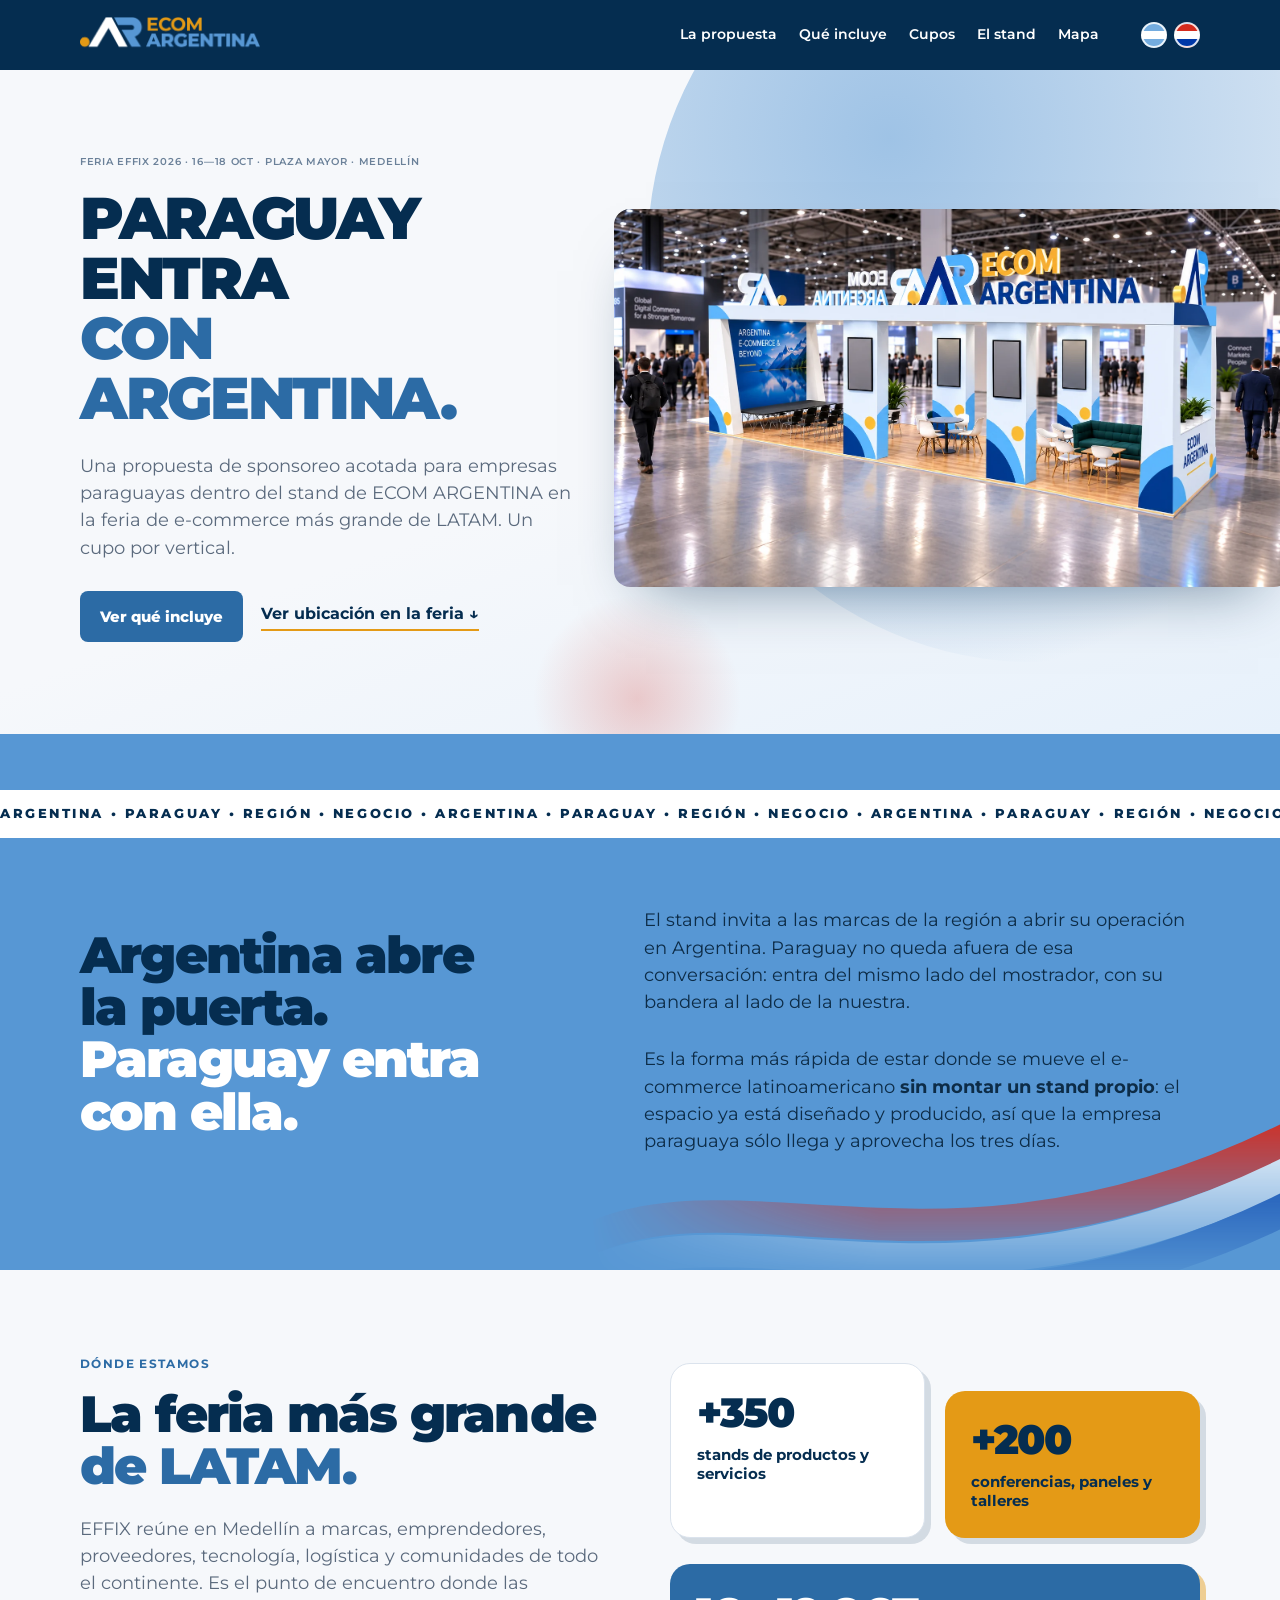
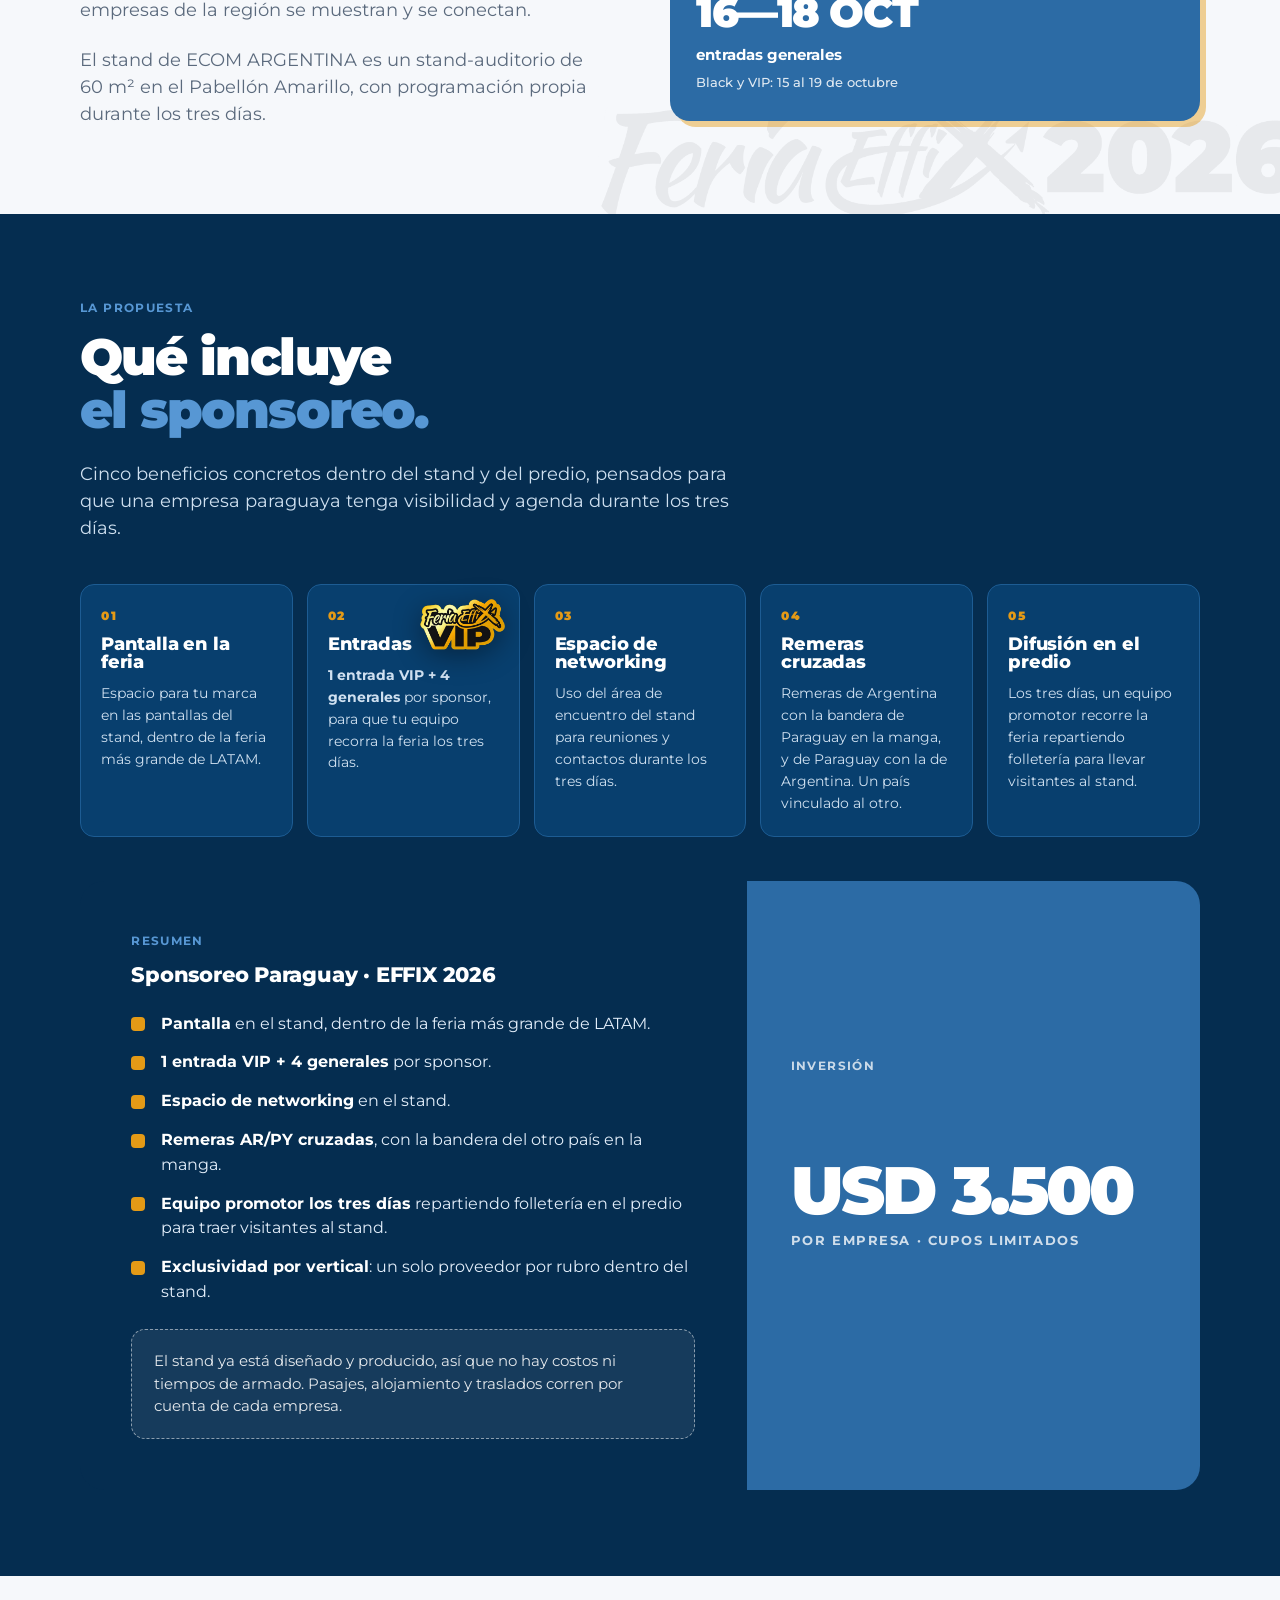
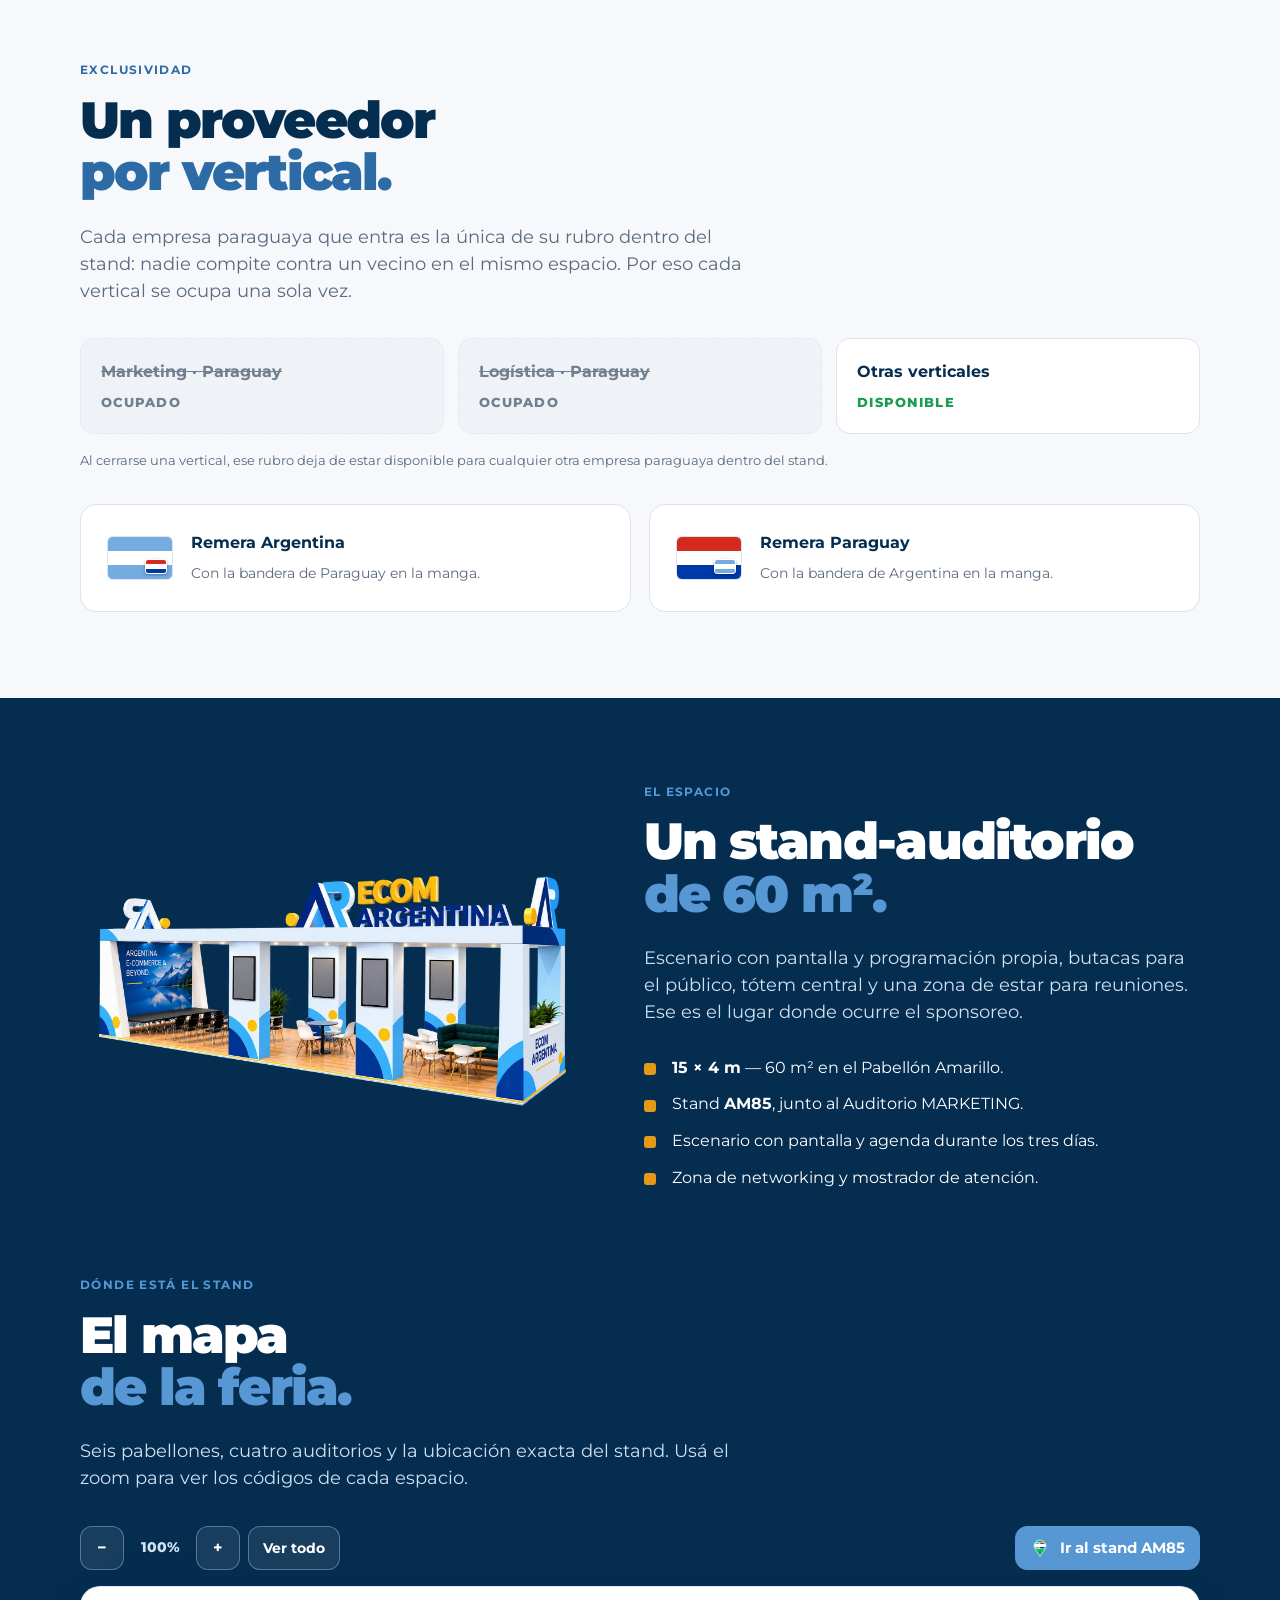
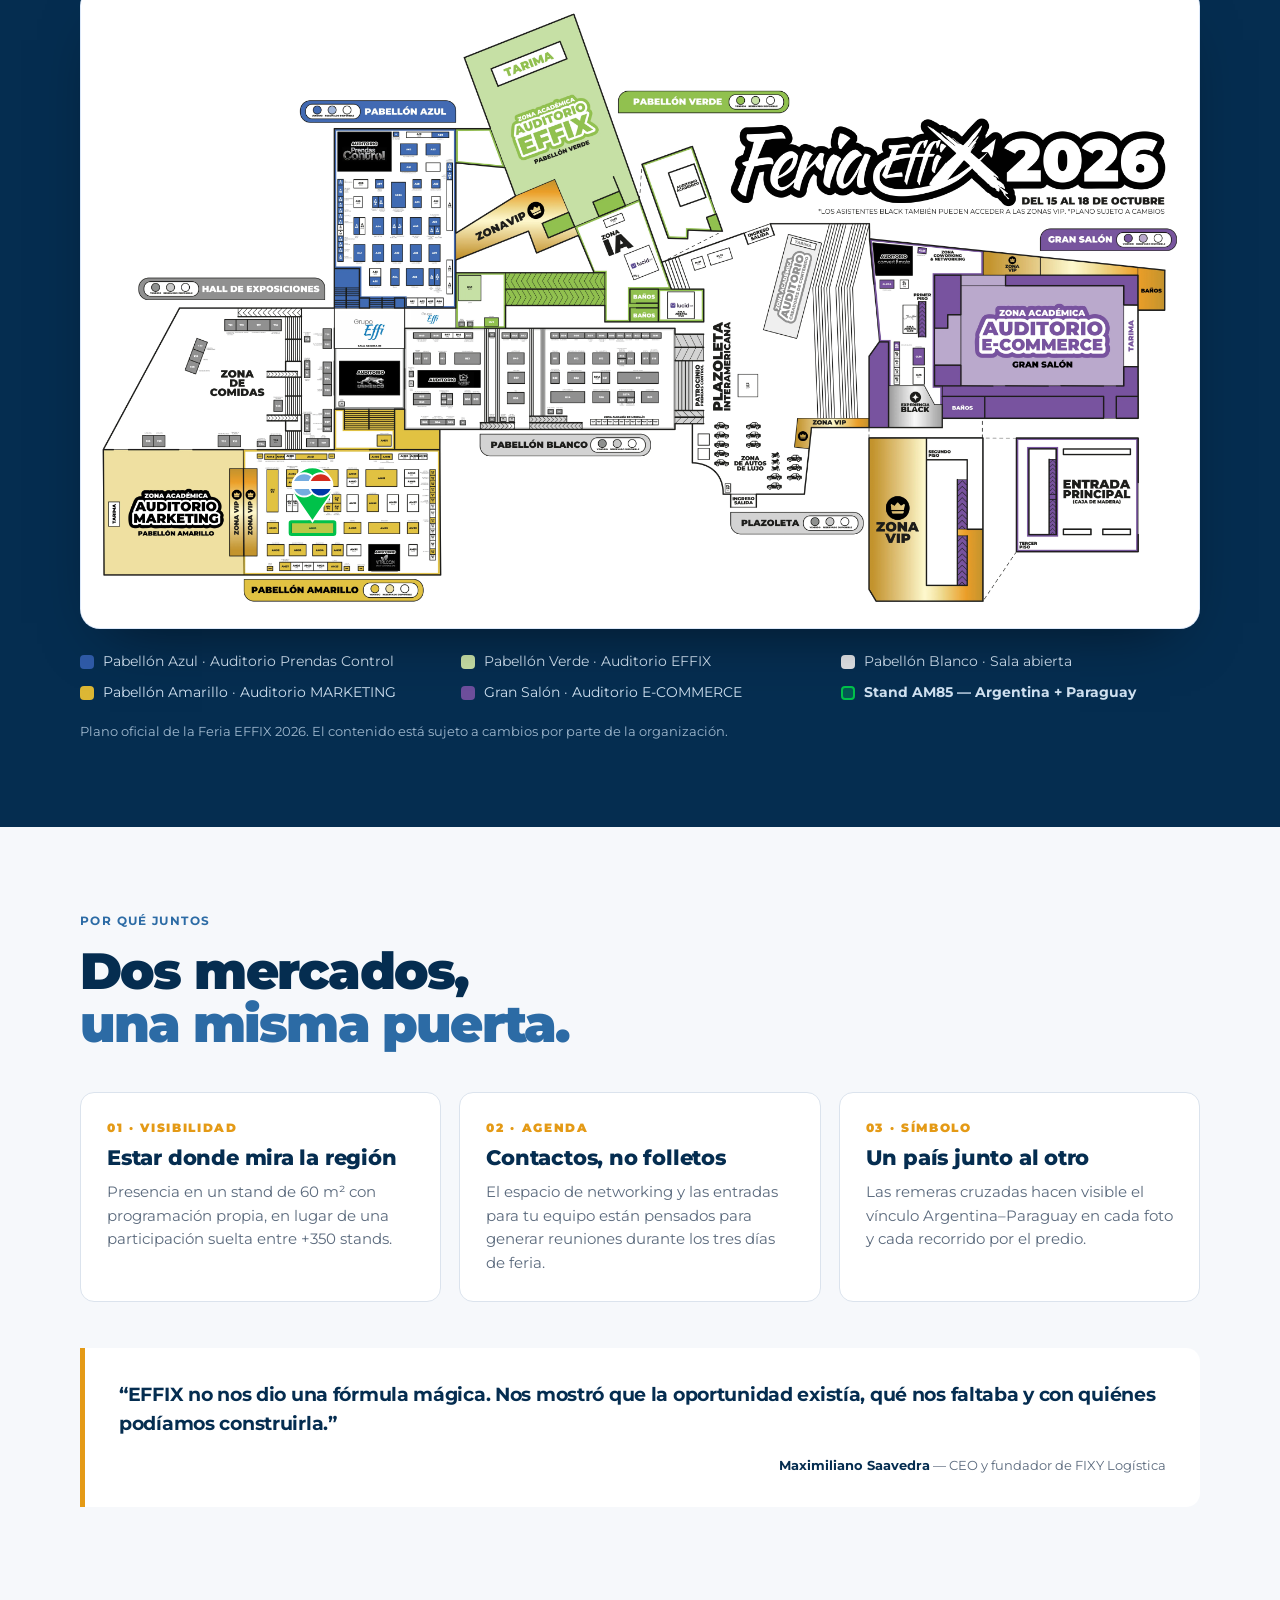
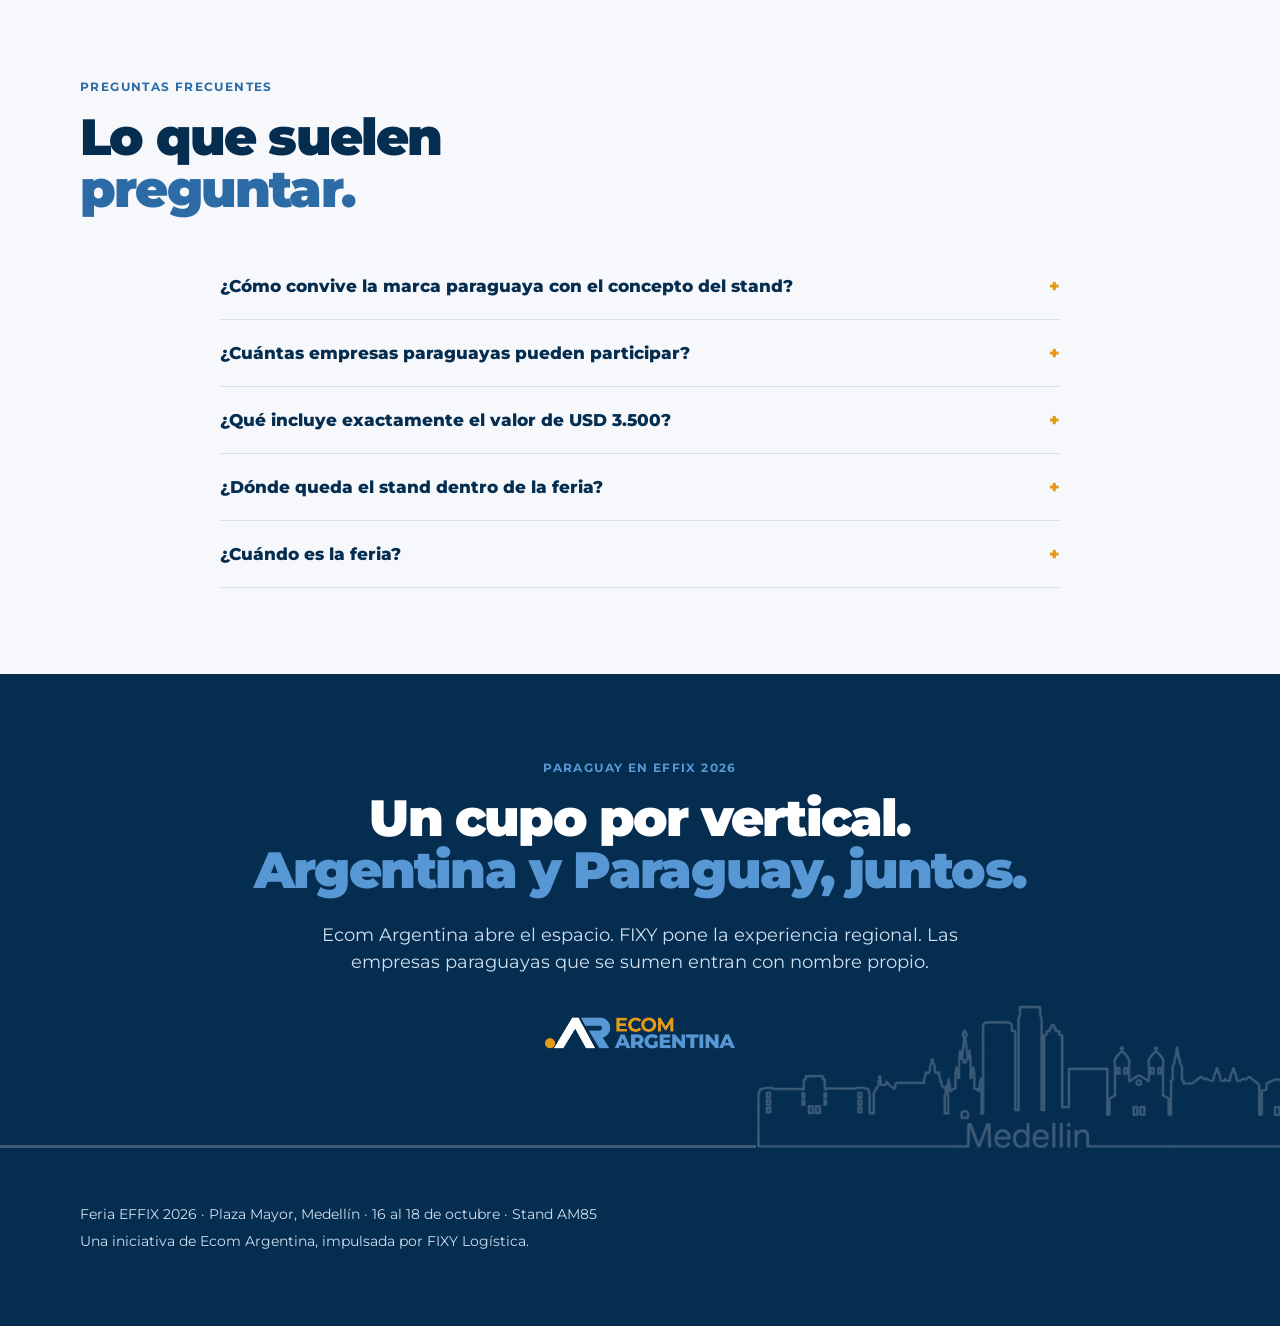
<file: paraguay/index.html>
<!doctype html>
<html lang="es">
<head>
  <meta charset="utf-8">
  <meta name="viewport" content="width=device-width, initial-scale=1">
  <meta name="description" content="Paraguay en el stand de ECOM ARGENTINA en EFFIX 2026: propuesta de sponsoreo para empresas paraguayas — pantalla, entradas VIP y generales, networking y exclusividad por vertical.">
  <title>Paraguay en EFFIX 2026 | Propuesta de sponsoreo · Ecom Argentina</title>
  <link rel="canonical" href="https://ecomargentina.com/paraguay/">
  <meta name="robots" content="noindex,follow">
  <meta property="og:type" content="website">
  <meta property="og:site_name" content="Ecom Argentina">
  <meta property="og:title" content="Paraguay en EFFIX 2026 — Propuesta de sponsoreo">
  <meta property="og:description" content="Un cupo por vertical para empresas paraguayas dentro del stand de ECOM ARGENTINA en la feria de e-commerce más grande de LATAM.">
  <meta property="og:url" content="https://ecomargentina.com/paraguay/">
  <meta property="og:image" content="https://ecomargentina.com/paraguay/assets/stand-ecomar-feria.webp">
  <meta name="twitter:card" content="summary_large_image">
  <link rel="preconnect" href="https://fonts.googleapis.com">
  <link rel="preconnect" href="https://fonts.gstatic.com" crossorigin>
  <link rel="stylesheet" href="https://fonts.googleapis.com/css2?family=Montserrat:wght@400;500;600;700;800;900&display=swap">
  <style>
    :root { --navy:#052d50; --blue:#5797d4; --blue-ink:#2c6ba5; --orange:#e49a16; --soft:#e7f1fb; --ink:#12202e; --muted:#5b6a7d; --paper:#f6f8fb; --white:#fff; --line:#dbe3ed; --py:#d52b1e; }
    * { box-sizing:border-box; }
    html { scroll-behavior:smooth; }
    body { margin:0; color:var(--ink); background:var(--paper); font-family:'Montserrat',Arial,Helvetica,sans-serif; line-height:1.55; }
    a { color:inherit; text-decoration:none; }
    img { display:block; max-width:100%; height:auto; }
    .shell { width:min(1120px,calc(100% - 36px)); margin:auto; }

    /* Header */
    header { position:sticky; top:0; z-index:5; background:var(--navy); color:var(--white); }
    .nav { min-height:70px; display:flex; align-items:center; gap:24px; }
    .logo { width:180px; }
    nav { margin-left:auto; display:flex; gap:22px; font-size:.86rem; font-weight:600; }
    nav a:hover { color:var(--orange); }
    .nav__flags { display:flex; align-items:center; gap:7px; margin-left:auto; }
    nav + .nav__flags { margin-left:18px; }
    .flag-dot { width:26px; height:26px; border-radius:50%; border:2px solid rgba(255,255,255,.85); }

    /* Botones / enlaces */
    .button { display:inline-block; padding:14px 20px; border-radius:8px; background:var(--blue-ink); color:var(--white); font-weight:800; font-size:.95rem; }
    .button:hover { filter:brightness(1.08); }
    .yellow { background:var(--orange); color:var(--white); }
    .ghost { font-weight:700; color:var(--navy); border-bottom:2px solid var(--orange); padding-bottom:2px; }
    .dark .ghost { color:var(--white); }

    /* Tipografía */
    h1,h2,h3 { margin:0; color:var(--navy); line-height:1.02; }
    h1 { font-size:clamp(2.4rem,4.6vw,4rem); text-transform:uppercase; letter-spacing:-.04em; font-weight:900; }
    h2 { font-size:clamp(1.9rem,4vw,3.4rem); letter-spacing:-.035em; font-weight:900; }
    h3 { font-size:1.3rem; font-weight:800; letter-spacing:-.01em; }
    h1 span,h2 span { color:var(--blue-ink); }
    .dark h1 span,.dark h2 span { color:var(--blue); }
    .eyebrow { margin:0 0 14px; color:var(--blue-ink); font-size:.72rem; font-weight:700; letter-spacing:.12em; text-transform:uppercase; }
    .eyebrow--hero { margin-bottom:18px; font-size:.63rem; font-weight:600; letter-spacing:.07em; white-space:nowrap; color:#6b8199; }
    .dark .eyebrow { color:var(--blue); }
    .lead { max-width:680px; margin:24px 0 30px; color:var(--muted); font-size:1.1rem; }
    .dark .lead { color:#cfe0f0; }
    .note { margin:14px 0 0; color:var(--muted); font-size:.84rem; }
    .dark .note { color:#9fb8ce; }

    section { padding:86px 0; }
    .dark { background:var(--navy); color:var(--white); }
    .dark h2,.dark h3 { color:var(--white); }
    .soft-band { background:#5797d4; padding-top:56px; }
    .soft-band h2 { color:var(--navy); }
    .soft-band p,.soft-band .lead { color:#0d2c47; }
    .soft-band h2 span { color:var(--white); }

    /* Bandera de Paraguay — ondas decorativas */
    #propuesta { position:relative; overflow:hidden; }
    #propuesta .shell { position:relative; z-index:1; }
    .py-wave { position:absolute; z-index:0; right:0; bottom:-120px; width:min(720px,54%); height:auto; pointer-events:none; opacity:.9;
      -webkit-mask-image:linear-gradient(to bottom,#000 6%,rgba(0,0,0,0) 62%),linear-gradient(to right,rgba(0,0,0,0) 0,#000 42%);
      -webkit-mask-composite:source-in; mask-image:linear-gradient(to bottom,#000 6%,rgba(0,0,0,0) 62%),linear-gradient(to right,rgba(0,0,0,0) 0,#000 42%); mask-composite:intersect; }
    @media (max-width:760px) { .py-wave { width:100%; right:0; bottom:-24px; opacity:.85; } }

    /* Hero */
    .hero { position:relative; overflow:hidden; padding:84px 0 92px; background:linear-gradient(160deg,var(--paper) 0 55%,var(--soft) 100%); }
    .hero::before {
      content:""; position:absolute; z-index:0; pointer-events:none;
      width:780px; height:780px; right:-150px; top:-190px; transform:rotate(-10deg);
      border-radius:46% 54% 52% 48% / 48% 42% 58% 52%;
      background:radial-gradient(circle at 34% 30%, rgba(87,151,212,.55), rgba(87,151,212,.26) 52%, rgba(87,151,212,0) 73%);
    }
    .hero::after {
      content:""; position:absolute; z-index:0; pointer-events:none;
      width:210px; height:210px; right:42%; bottom:-70px; border-radius:50%;
      background:radial-gradient(circle, rgba(213,43,30,.22), rgba(213,43,30,0) 70%);
    }
    .hero .shell { position:relative; z-index:1; }
    .hero-grid { display:grid; grid-template-columns:.92fr 1.08fr; gap:34px; align-items:center; }
    .chips { display:flex; flex-wrap:wrap; gap:10px; margin-top:30px; }
    .chip { padding:8px 15px; border:1px solid var(--line); border-radius:999px; background:var(--white); font-size:.8rem; font-weight:700; color:var(--navy); }
    .chip--hot { background:var(--orange); border-color:var(--orange); color:var(--navy); }
    .actions { display:flex; flex-wrap:wrap; gap:18px; align-items:center; }
    .hero-art { width:calc(100% + 90px); max-width:none; height:auto; margin:0 -90px 0 auto; border-radius:16px; box-shadow:0 30px 60px -32px rgba(5,45,80,.55); }

    /* Ticker */
    .ticker { margin:0 0 44px; padding:14px 0; overflow:hidden; background:var(--white); }
    .ticker__track { display:flex; width:max-content; animation:ticker-run 46s linear infinite; }
    .ticker__track span { flex:0 0 auto; padding-right:.5em; white-space:nowrap; font-size:.8rem; font-weight:800; letter-spacing:.2em; color:var(--navy); }
    @keyframes ticker-run { from { transform:translateX(0); } to { transform:translateX(-50%); } }
    .ticker:hover .ticker__track { animation-play-state:paused; }
    @media (prefers-reduced-motion: reduce) { .ticker__track { animation:none; } }

    .split { display:grid; grid-template-columns:.95fr 1.05fr; gap:60px; align-items:center; }

    /* Datos EFFIX */
    #que-es { position:relative; overflow:hidden; }
    #que-es::before {
      content:""; position:absolute; z-index:0; pointer-events:none;
      right:-30px; bottom:-20px; width:min(720px,80%); aspect-ratio:1150 / 232;
      background:url("../effix/assets/logo-effix-2026.webp") no-repeat center / contain; opacity:.06;
    }
    #que-es .shell { position:relative; z-index:1; }
    .effix-grid { display:grid; grid-template-columns:1fr 1fr; gap:60px; align-items:center; }
    .effix-grid .lead { margin:22px 0 0; }
    .effix-cards { display:grid; grid-template-columns:1fr 1fr; gap:20px; }
    .ecard { padding:28px 26px; border-radius:20px; box-shadow:6px 6px 0 rgba(5,45,80,.14); }
    .ecard b { display:block; font-size:clamp(2rem,3.2vw,3.1rem); font-weight:900; line-height:1; letter-spacing:-.035em; }
    .ecard span { display:block; margin-top:12px; font-size:.95rem; font-weight:700; line-height:1.25; }
    .ecard small { display:block; margin-top:8px; font-size:.82rem; font-weight:500; }
    .ecard--white { background:var(--white); color:var(--navy); border:1px solid var(--line); }
    .ecard--orange { background:var(--orange); color:var(--navy); margin-top:28px; }
    .ecard--blue { grid-column:1 / -1; margin-top:6px; background:var(--blue-ink); color:var(--white); box-shadow:6px 6px 0 rgba(228,154,22,.45); }
    .ecard--blue small { color:rgba(255,255,255,.85); }

    /* Grillas */
    .grid { display:grid; grid-template-columns:repeat(3,1fr); gap:18px; margin-top:42px; }
    .grid--5 { grid-template-columns:repeat(5,1fr); gap:14px; }
    .grid--5 .card { padding:22px 20px; }
    .grid--5 .card h3 { font-size:1.12rem; }
    .grid--5 .card p { font-size:.88rem; }
    .card { padding:26px; background:var(--white); border:1px solid var(--line); border-radius:14px; }
    .dark .card { background:#083f6e; border-color:#1d5c93; }
    .card p { margin:12px 0 0; color:var(--muted); font-size:.95rem; }
    .dark .card p { color:#cfe0f0; }
    .num { display:block; margin-bottom:10px; font-size:.74rem; font-weight:900; letter-spacing:.14em; color:var(--orange); }
    .card--vip { position:relative; }
    .vip-logo { position:absolute; top:14px; right:14px; width:92px; height:auto; filter:drop-shadow(0 6px 14px rgba(0,0,0,.4)); }
    @media (max-width:900px) { .vip-logo { width:80px; } }

    blockquote { margin:46px 0 0; padding:32px 34px; border-left:5px solid var(--orange); background:var(--white); border-radius:0 14px 14px 0; }
    .dark blockquote { background:#083f6e; }
    blockquote p { margin:0; font-size:1.2rem; font-weight:700; color:var(--navy); letter-spacing:-.015em; }
    .dark blockquote p { color:var(--white); }
    blockquote footer { display:block; margin-top:18px; text-align:right; font-size:.8rem; line-height:1.4; color:var(--muted); }
    .dark blockquote footer { color:#9fb8ce; }
    blockquote footer b { color:var(--navy); }
    .dark blockquote footer b { color:var(--white); }

    .ticks { margin:26px 0 0; padding:0; list-style:none; display:grid; gap:12px; }
    .ticks li { position:relative; padding-left:28px; font-size:1rem; }
    .ticks li::before { content:""; position:absolute; left:0; top:.45em; width:12px; height:12px; border-radius:3px; background:var(--orange); }

    /* Propuesta / precio */
    .deal { display:grid; grid-template-columns:1.25fr .85fr; border-radius:24px; overflow:hidden; margin-top:44px; }
    .deal__main { padding:clamp(32px,4vw,56px); background:var(--navy); color:var(--white); }
    .deal__main h3 { color:var(--white); margin-bottom:6px; }
    .deal__side { padding:clamp(32px,4vw,44px); background:var(--blue-ink); color:var(--white); display:flex; flex-direction:column; justify-content:center; }
    .price { font-size:clamp(2.6rem,6vw,4.2rem); font-weight:900; letter-spacing:-.04em; line-height:1; }
    .price small { display:block; margin-top:10px; font-size:.82rem; font-weight:700; letter-spacing:.12em; text-transform:uppercase; color:rgba(255,255,255,.78); }
    .deal__list { margin:26px 0 0; padding:0; list-style:none; display:grid; gap:14px; }
    .deal__list li { position:relative; padding-left:30px; font-size:1rem; color:#e3eefa; }
    .deal__list li b { color:var(--white); }
    .deal__list li::before { content:""; position:absolute; left:0; top:.35em; width:14px; height:14px; border-radius:4px; background:var(--orange); }
    .deal__box { margin-top:24px; padding:20px 22px; border:1px dashed rgba(255,255,255,.5); border-radius:14px; background:rgba(255,255,255,.07); font-size:.92rem; color:rgba(255,255,255,.88); }

    /* Verticales */
    .verticals { display:grid; grid-template-columns:repeat(3,1fr); gap:14px; margin-top:34px; padding:0; list-style:none; }
    .vert { padding:20px; border-radius:14px; border:1px solid var(--line); background:var(--white); }
    .vert b { display:block; font-size:1.02rem; color:var(--navy); }
    .vert span { display:block; margin-top:8px; font-size:.8rem; font-weight:800; letter-spacing:.1em; text-transform:uppercase; }
    .vert--taken { background:#eef3f8; border-style:dashed; opacity:.85; }
    .vert--taken b { text-decoration:line-through; color:var(--muted); }
    .vert--taken span { color:var(--muted); }
    .vert--open span { color:#1a9d51; }

    /* Remeras */
    .tee-grid { display:grid; grid-template-columns:1fr 1fr; gap:18px; margin-top:34px; }
    .tee { padding:26px; border-radius:16px; border:1px solid var(--line); background:var(--white); display:flex; gap:18px; align-items:center; }
    .tee__flag { flex:0 0 auto; width:66px; height:44px; border-radius:6px; border:1px solid var(--line); position:relative; overflow:hidden; }
    .tee__sleeve { position:absolute; right:5px; bottom:5px; width:22px; height:15px; border-radius:3px; border:1.5px solid #fff; box-shadow:0 1px 3px rgba(0,0,0,.35); }
    .tee b { display:block; color:var(--navy); font-size:1rem; }
    .tee p { margin:6px 0 0; color:var(--muted); font-size:.9rem; }

    /* Mapa */
    .mapa-toolbar { display:flex; flex-wrap:wrap; gap:12px; align-items:center; justify-content:space-between; margin:34px 0 16px; }
    .mapa-toolbar__group { display:flex; align-items:center; gap:8px; }
    .mapa-btn { min-width:44px; min-height:44px; padding:0 14px; border-radius:12px; border:1px solid rgba(157,192,240,.45); background:rgba(255,255,255,.08); color:#fff; font-family:inherit; font-size:16px; font-weight:700; cursor:pointer; }
    .mapa-btn:hover { background:rgba(255,255,255,.18); }
    .mapa-btn:active { transform:translateY(1px); }
    .mapa-btn--wide { font-size:14px; }
    .mapa-btn--primary { display:inline-flex; align-items:center; gap:10px; background:var(--blue); border-color:var(--blue); font-size:14.5px; }
    .mapa-btn--primary:hover { background:#fff; color:var(--navy); }
    .mapa-zoom { min-width:56px; text-align:center; font-size:.85rem; font-weight:800; color:#cfe0f0; }
    .mapa-viewport { position:relative; overflow:hidden; background:#fff; border-radius:20px; border:1px solid rgba(157,192,240,.35); box-shadow:0 24px 60px -30px rgba(0,0,0,.6); cursor:grab; touch-action:none; }
    .mapa-viewport.is-panning { cursor:grabbing; }
    .mapa-viewport svg { display:block; width:100%; height:auto; }
    #mapa-zoomable { transition:transform .35s cubic-bezier(.22,1,.36,1); }
    #mapa-zoomable.no-anim { transition:none; }
    #stand-ar { animation:mapa-pulse 2.4s ease-in-out infinite; transform-origin:507px 1185px; }
    @keyframes mapa-pulse { 0%,100% { opacity:1; transform:scale(1); } 50% { opacity:.72; transform:scale(1.06); } }
    @media (prefers-reduced-motion: reduce) { #stand-ar { animation:none; } }
    .mapa-legend { margin:22px 0 0; padding:0; list-style:none; display:grid; grid-template-columns:repeat(3,1fr); gap:10px 22px; font-size:.86rem; color:#cfe0f0; }
    .mapa-legend li { display:flex; align-items:center; gap:9px; }
    .mapa-legend__sw { width:14px; height:14px; border-radius:4px; flex:0 0 auto; }
    .mapa-legend__sw--ar { background:rgba(0,224,90,.25); border:2px solid #00c24a; }
    .mapa-note { margin:18px 0 0; font-size:.8rem; color:#9fb8ce; }

    /* FAQ */
    .faq { max-width:840px; margin:38px auto 0; }
    details { padding:20px 0; border-bottom:1px solid var(--line); }
    summary { cursor:pointer; color:var(--navy); font-weight:800; font-size:1.05rem; list-style:none; }
    summary::-webkit-details-marker { display:none; }
    summary::after { content:"+"; float:right; color:var(--orange); font-weight:900; }
    details[open] summary::after { content:"−"; }
    details p { margin:14px 0 0; color:var(--muted); }

    /* Cierre */
    .closing { text-align:center; --sky-w:min(540px,58%); padding-bottom:96px; position:relative; overflow:hidden; }
    .closing .lead { margin-inline:auto; }
    .closing img.brand { width:190px; margin:40px auto 0; }
    .closing::after {
      content:""; position:absolute; z-index:0; pointer-events:none;
      right:-16px; bottom:4px; width:var(--sky-w); aspect-ratio:2090 / 558;
      background:url("../effix/assets/medellin-effix.webp") no-repeat right bottom / contain;
      filter:invert(1); opacity:.22;
    }
    .closing::before { content:""; position:absolute; z-index:0; pointer-events:none; left:0; right:calc(var(--sky-w) - 16px); bottom:5px; height:3px; background:rgba(255,255,255,.22); }
    .closing .shell { position:relative; z-index:1; }

    body > footer { padding:46px 0 70px; background:var(--navy); color:#cfe0f0; font-size:.9rem; }
    body > footer p { margin:4px 0; }

    @media (max-width:980px) { .effix-grid,.deal { grid-template-columns:1fr; } .deal { border-radius:20px; } }
    @media (max-width:900px) { .grid,.grid--5,.verticals,.mapa-legend { grid-template-columns:repeat(2,1fr); } }
    @media (max-width:760px) {
      nav { display:none; }
      .nav { gap:12px; }
      .logo { width:132px; }
      .hero { padding:52px 0 60px; }
      .hero::before { width:460px; height:460px; right:-150px; top:-40px; }
      .hero::after { width:180px; height:180px; right:auto; left:-70px; bottom:auto; top:46%; }
      .hero-grid,.split,.grid,.grid--5,.verticals,.tee-grid,.mapa-legend { grid-template-columns:1fr; }
      .hero-art { width:100%; margin:0 auto; }
      section { padding:64px 0; }
      .ecard { padding:18px; border-radius:16px; box-shadow:4px 4px 0 rgba(5,45,80,.12); }
      .ecard--orange { margin-top:0; }
      .ecard b { font-size:1.7rem; }
      blockquote { padding:24px; }
      blockquote footer { text-align:left; }
      .closing { --sky-w:82%; }
    }
  </style>
  <!-- Meta Pixel — ECOM ARGENTINA (1365636232405937) -->
  <script>
  !function(f,b,e,v,n,t,s)
  {if(f.fbq)return;n=f.fbq=function(){n.callMethod?
  n.callMethod.apply(n,arguments):n.queue.push(arguments)};
  if(!f._fbq)f._fbq=n;n.push=n;n.loaded=!0;n.version='2.0';
  n.queue=[];t=b.createElement(e);t.async=!0;
  t.src=v;s=b.getElementsByTagName(e)[0];
  s.parentNode.insertBefore(t,s)}(window, document,'script',
  'https://connect.facebook.net/en_US/fbevents.js');
  fbq('init', '1365636232405937');
  fbq('track', 'PageView');
  </script>
  <noscript><img height="1" width="1" style="display:none" alt=""
  src="https://www.facebook.com/tr?id=1365636232405937&ev=PageView&noscript=1"></noscript>
  <!-- End Meta Pixel Code -->
</head>
<body>

<header>
  <div class="shell nav">
    <a href="#inicio"><img class="logo" src="../effix/assets/ecomarg-logo.png" alt="Ecom Argentina"></a>
    <nav>
      <a href="#propuesta">La propuesta</a>
      <a href="#incluye">Qué incluye</a>
      <a href="#cupos">Cupos</a>
      <a href="#stand">El stand</a>
      <a href="#mapa">Mapa</a>
    </nav>
    <div class="nav__flags" aria-hidden="true">
      <span class="flag-dot" style="background:linear-gradient(to bottom,#74acdf 0 33%,#fff 33% 66%,#74acdf 66%)"></span>
      <span class="flag-dot" style="background:linear-gradient(to bottom,#d52b1e 0 33%,#fff 33% 66%,#0038a8 66%)"></span>
    </div>
  </div>
</header>

<main id="inicio">

  <!-- HERO -->
  <section class="hero">
    <div class="shell hero-grid">
      <div>
        <p class="eyebrow eyebrow--hero">FERIA EFFIX 2026 · 16—18 OCT · PLAZA MAYOR · MEDELLÍN</p>
        <h1>Paraguay entra<br><span>con Argentina.</span></h1>
        <p class="lead">Una propuesta de sponsoreo acotada para empresas paraguayas dentro del stand de ECOM ARGENTINA en la feria de e-commerce más grande de LATAM. Un cupo por vertical.</p>
        <div class="actions">
          <a class="button" href="#incluye">Ver qué incluye</a>
          <a class="ghost" href="#mapa">Ver ubicación en la feria ↓</a>
        </div>
      </div>
      <img class="hero-art" src="assets/stand-ecomar-feria.webp" alt="El stand de ECOM ARGENTINA montado en el predio de la feria" width="1679" height="937">
    </div>
  </section>

  <!-- EL CONCEPTO -->
  <section id="propuesta" class="soft-band">

    <svg class="py-wave" viewBox="0 0 640 260" aria-hidden="true" focusable="false">
      <g fill="none" stroke-linecap="round">
        <path d="M-20 130 C 130 40, 330 190, 660 20" stroke="#d52b1e" stroke-width="30"/>
        <path d="M-20 162 C 130 72, 330 222, 660 52" stroke="#ffffff" stroke-width="30"/>
        <path d="M-20 194 C 130 104, 330 254, 660 84" stroke="#0038a8" stroke-width="30"/>
      </g>
    </svg>
    <div class="ticker" aria-hidden="true">
      <div class="ticker__track">
        <span>ARGENTINA • PARAGUAY • REGIÓN • NEGOCIO • </span>
        <span>ARGENTINA • PARAGUAY • REGIÓN • NEGOCIO • </span>
        <span>ARGENTINA • PARAGUAY • REGIÓN • NEGOCIO • </span>
        <span>ARGENTINA • PARAGUAY • REGIÓN • NEGOCIO • </span>
        <span>ARGENTINA • PARAGUAY • REGIÓN • NEGOCIO • </span>
        <span>ARGENTINA • PARAGUAY • REGIÓN • NEGOCIO • </span>
        <span>ARGENTINA • PARAGUAY • REGIÓN • NEGOCIO • </span>
        <span>ARGENTINA • PARAGUAY • REGIÓN • NEGOCIO • </span>
        <span>ARGENTINA • PARAGUAY • REGIÓN • NEGOCIO • </span>
        <span>ARGENTINA • PARAGUAY • REGIÓN • NEGOCIO • </span>
        <span>ARGENTINA • PARAGUAY • REGIÓN • NEGOCIO • </span>
        <span>ARGENTINA • PARAGUAY • REGIÓN • NEGOCIO • </span>
      </div>
    </div>
    <div class="shell">
      <div class="split">
        <div>
          <h2>Argentina abre<br>la puerta.<br><span>Paraguay entra<br>con ella.</span></h2>
        </div>
        <div>
          <p class="lead">El stand invita a las marcas de la región a abrir su operación en Argentina. Paraguay no queda afuera de esa conversación: entra del mismo lado del mostrador, con su bandera al lado de la nuestra.</p>
          <p class="lead">Es la forma más rápida de estar donde se mueve el e-commerce latinoamericano <b>sin montar un stand propio</b>: el espacio ya está diseñado y producido, así que la empresa paraguaya sólo llega y aprovecha los tres días.</p>
        </div>
      </div>
    </div>
  </section>

  <!-- QUÉ ES EFFIX -->
  <section id="que-es">
    <div class="shell effix-grid">
      <div>
        <p class="eyebrow">Dónde estamos</p>
        <h2>La feria más grande<br><span>de LATAM.</span></h2>
        <p class="lead">EFFIX reúne en Medellín a marcas, emprendedores, proveedores, tecnología, logística y comunidades de todo el continente. Es el punto de encuentro donde las empresas de la región se muestran y se conectan.</p>
        <p class="lead">El stand de ECOM ARGENTINA es un stand-auditorio de 60 m² en el Pabellón Amarillo, con programación propia durante los tres días.</p>
      </div>
      <div class="effix-cards">
        <div class="ecard ecard--white"><b>+350</b><span>stands de productos y servicios</span></div>
        <div class="ecard ecard--orange"><b>+200</b><span>conferencias, paneles y talleres</span></div>
        <div class="ecard ecard--blue"><b>16—18 OCT</b><span>entradas generales</span><small>Black y VIP: 15 al 19 de octubre</small></div>
      </div>
    </div>
  </section>

  <!-- QUÉ INCLUYE -->
  <section id="incluye" class="dark">
    <div class="shell">
      <p class="eyebrow">La propuesta</p>
      <h2>Qué incluye<br><span>el sponsoreo.</span></h2>
      <p class="lead">Cinco beneficios concretos dentro del stand y del predio, pensados para que una empresa paraguaya tenga visibilidad y agenda durante los tres días.</p>

      <div class="grid grid--5">
        <article class="card">
          <span class="num">01</span>
          <h3>Pantalla en la feria</h3>
          <p>Espacio para tu marca en las pantallas del stand, dentro de la feria más grande de LATAM.</p>
        </article>
        <article class="card card--vip">
          <span class="num">02</span>
          <img class="vip-logo" src="assets/effix-vip.webp" alt="Feria EFFIX VIP" loading="lazy">
          <h3>Entradas</h3>
          <p><b>1 entrada VIP + 4 generales</b> por sponsor, para que tu equipo recorra la feria los tres días.</p>
        </article>
        <article class="card">
          <span class="num">03</span>
          <h3>Espacio de networking</h3>
          <p>Uso del área de encuentro del stand para reuniones y contactos durante los tres días.</p>
        </article>
        <article class="card">
          <span class="num">04</span>
          <h3>Remeras cruzadas</h3>
          <p>Remeras de Argentina con la bandera de Paraguay en la manga, y de Paraguay con la de Argentina. Un país vinculado al otro.</p>
        </article>
        <article class="card">
          <span class="num">05</span>
          <h3>Difusión en el predio</h3>
          <p>Los tres días, un equipo promotor recorre la feria repartiendo folletería para llevar visitantes al stand.</p>
        </article>
      </div>

      <div class="deal">
        <div class="deal__main">
          <p class="eyebrow">Resumen</p>
          <h3>Sponsoreo Paraguay · EFFIX 2026</h3>
          <ul class="deal__list">
            <li><b>Pantalla</b> en el stand, dentro de la feria más grande de LATAM.</li>
            <li><b>1 entrada VIP + 4 generales</b> por sponsor.</li>
            <li><b>Espacio de networking</b> en el stand.</li>
            <li><b>Remeras AR/PY cruzadas</b>, con la bandera del otro país en la manga.</li>
            <li><b>Equipo promotor los tres días</b> repartiendo folletería en el predio para traer visitantes al stand.</li>
            <li><b>Exclusividad por vertical</b>: un solo proveedor por rubro dentro del stand.</li>
          </ul>
          <div class="deal__box">El stand ya está diseñado y producido, así que no hay costos ni tiempos de armado. Pasajes, alojamiento y traslados corren por cuenta de cada empresa.</div>
        </div>
        <div class="deal__side">
          <p class="eyebrow" style="color:rgba(255,255,255,.75)">Inversión</p>
          <p class="price">USD 3.500<small>por empresa · cupos limitados</small></p>
        </div>
      </div>
    </div>
  </section>

  <!-- CUPOS -->
  <section id="cupos">
    <div class="shell">
      <p class="eyebrow">Exclusividad</p>
      <h2>Un proveedor<br><span>por vertical.</span></h2>
      <p class="lead">Cada empresa paraguaya que entra es la única de su rubro dentro del stand: nadie compite contra un vecino en el mismo espacio. Por eso cada vertical se ocupa una sola vez.</p>
      <ul class="verticals">
        <li class="vert vert--taken"><b>Marketing · Paraguay</b><span>Ocupado</span></li>
        <li class="vert vert--taken"><b>Logística · Paraguay</b><span>Ocupado</span></li>
        <li class="vert vert--open"><b>Otras verticales</b><span>Disponible</span></li>
      </ul>
      <p class="note">Al cerrarse una vertical, ese rubro deja de estar disponible para cualquier otra empresa paraguaya dentro del stand.</p>

      <div class="tee-grid">
        <div class="tee">
          <span class="tee__flag" style="background:linear-gradient(to bottom,#74acdf 0 33%,#fff 33% 66%,#74acdf 66%)">
            <span class="tee__sleeve" style="background:linear-gradient(to bottom,#d52b1e 0 33%,#fff 33% 66%,#0038a8 66%)"></span>
          </span>
          <div>
            <b>Remera Argentina</b>
            <p>Con la bandera de Paraguay en la manga.</p>
          </div>
        </div>
        <div class="tee">
          <span class="tee__flag" style="background:linear-gradient(to bottom,#d52b1e 0 33%,#fff 33% 66%,#0038a8 66%)">
            <span class="tee__sleeve" style="background:linear-gradient(to bottom,#74acdf 0 33%,#fff 33% 66%,#74acdf 66%)"></span>
          </span>
          <div>
            <b>Remera Paraguay</b>
            <p>Con la bandera de Argentina en la manga.</p>
          </div>
        </div>
      </div>
    </div>
  </section>

  <!-- EL STAND -->
  <section id="stand" class="dark">
    <div class="shell split">
      <img src="assets/stand-ecomar.webp" alt="Render del stand de ECOM ARGENTINA para EFFIX 2026" loading="lazy" width="1774" height="887">
      <div>
        <p class="eyebrow">El espacio</p>
        <h2>Un stand-auditorio<br><span>de 60 m².</span></h2>
        <p class="lead">Escenario con pantalla y programación propia, butacas para el público, tótem central y una zona de estar para reuniones. Ese es el lugar donde ocurre el sponsoreo.</p>
        <ul class="ticks">
          <li><b>15 × 4 m</b> — 60 m² en el Pabellón Amarillo.</li>
          <li>Stand <b>AM85</b>, junto al Auditorio MARKETING.</li>
          <li>Escenario con pantalla y agenda durante los tres días.</li>
          <li>Zona de networking y mostrador de atención.</li>
        </ul>
      </div>
    </div>
  </section>

  <!-- MAPA -->
  <section id="mapa" class="dark" style="padding-top:0">
    <div class="shell">
      <p class="eyebrow">Dónde está el stand</p>
      <h2>El mapa<br><span>de la feria.</span></h2>
      <p class="lead">Seis pabellones, cuatro auditorios y la ubicación exacta del stand. Usá el zoom para ver los códigos de cada espacio.</p>

      <div class="mapa-toolbar">
        <div class="mapa-toolbar__group">
          <button type="button" class="mapa-btn" id="mapa-zoom-out" aria-label="Alejar">−</button>
          <span class="mapa-zoom" id="mapa-zoom-label">100%</span>
          <button type="button" class="mapa-btn" id="mapa-zoom-in" aria-label="Acercar">+</button>
          <button type="button" class="mapa-btn mapa-btn--wide" id="mapa-reset">Ver todo</button>
        </div>
        <button type="button" class="mapa-btn mapa-btn--primary" id="mapa-goto">
          <svg width="20" height="20" viewBox="-20 -46 40 50" aria-hidden="true">
            <path d="M0 0 l-12 -17.5 a14.8 14.8 0 1 1 24 0 z" fill="#00c24a" stroke="#fff" stroke-width="1.6"/>
            <circle cx="-5.4" cy="-27" r="8.6" fill="url(#btn-ar)" stroke="#fff" stroke-width="1.6"/>
            <circle cx="5.4" cy="-27" r="8.6" fill="url(#btn-py)" stroke="#fff" stroke-width="1.6"/>
            <defs>
              <linearGradient id="btn-ar" x1="0" y1="0" x2="0" y2="1">
                <stop offset="0" stop-color="#74acdf"/><stop offset="0.34" stop-color="#74acdf"/>
                <stop offset="0.34" stop-color="#ffffff"/><stop offset="0.66" stop-color="#ffffff"/>
                <stop offset="0.66" stop-color="#74acdf"/><stop offset="1" stop-color="#74acdf"/>
              </linearGradient>
              <linearGradient id="btn-py" x1="0" y1="0" x2="0" y2="1">
                <stop offset="0" stop-color="#d52b1e"/><stop offset="0.34" stop-color="#d52b1e"/>
                <stop offset="0.34" stop-color="#ffffff"/><stop offset="0.66" stop-color="#ffffff"/>
                <stop offset="0.66" stop-color="#0038a8"/><stop offset="1" stop-color="#0038a8"/>
              </linearGradient>
            </defs>
          </svg>
          <span>Ir al stand <b>AM85</b></span>
        </button>
      </div>

      <div class="mapa-viewport" id="mapa-viewport">
        <svg id="mapa-svg" viewBox="0 0 2449 1405" role="img"
             aria-label="Plano oficial de la Feria EFFIX 2026 con la ubicación del stand AM85 en el Pabellón Amarillo, señalado con las banderas de Argentina y Paraguay">
          <g id="mapa-zoomable">
            <image href="../images/plano-effix26.webp" x="0" y="0" width="2449" height="1405" preserveAspectRatio="xMidYMid meet"></image>

            <!-- Stand ECOM ARGENTINA — AM85 (Pabellón Amarillo) -->
            <g id="stand-ar">
              <rect x="458.2" y="1171.4" width="97.8" height="28.2" rx="3"
                    fill="#00e05a" fill-opacity="0.18" stroke="#00c24a" stroke-width="3"
                    vector-effect="non-scaling-stroke"/>
            </g>
            <!-- Pin con las dos banderas — se contra-escala por JS -->
            <g id="stand-pin" transform="translate(507 1171) scale(2.4)" aria-hidden="true">
              <path d="M0 0 l-14.6 -21.2 a17.9 17.9 0 1 1 29.2 0 z" fill="#00c24a" stroke="#ffffff" stroke-width="1.6"/>
              <circle cx="-7.6" cy="-33.5" r="10.6" fill="url(#ar-flag)" stroke="#ffffff" stroke-width="1.8"/>
              <circle cx="7.6" cy="-33.5" r="10.6" fill="url(#py-flag)" stroke="#ffffff" stroke-width="1.8"/>
            </g>
            <defs>
              <linearGradient id="ar-flag" x1="0" y1="0" x2="0" y2="1">
                <stop offset="0" stop-color="#74acdf"/><stop offset="0.34" stop-color="#74acdf"/>
                <stop offset="0.34" stop-color="#ffffff"/><stop offset="0.66" stop-color="#ffffff"/>
                <stop offset="0.66" stop-color="#74acdf"/><stop offset="1" stop-color="#74acdf"/>
              </linearGradient>
              <linearGradient id="py-flag" x1="0" y1="0" x2="0" y2="1">
                <stop offset="0" stop-color="#d52b1e"/><stop offset="0.34" stop-color="#d52b1e"/>
                <stop offset="0.34" stop-color="#ffffff"/><stop offset="0.66" stop-color="#ffffff"/>
                <stop offset="0.66" stop-color="#0038a8"/><stop offset="1" stop-color="#0038a8"/>
              </linearGradient>
            </defs>
          </g>
        </svg>
      </div>

      <ul class="mapa-legend">
        <li><span class="mapa-legend__sw" style="background:#2f5ba8"></span>Pabellón Azul · Auditorio Prendas Control</li>
        <li><span class="mapa-legend__sw" style="background:#c7e0a6"></span>Pabellón Verde · Auditorio EFFIX</li>
        <li><span class="mapa-legend__sw" style="background:#e0e2e6"></span>Pabellón Blanco · Sala abierta</li>
        <li><span class="mapa-legend__sw" style="background:#dcb734"></span>Pabellón Amarillo · Auditorio MARKETING</li>
        <li><span class="mapa-legend__sw" style="background:#6d4e9c"></span>Gran Salón · Auditorio E-COMMERCE</li>
        <li><span class="mapa-legend__sw mapa-legend__sw--ar"></span><b>Stand AM85 — Argentina + Paraguay</b></li>
      </ul>
      <p class="mapa-note">Plano oficial de la Feria EFFIX 2026. El contenido está sujeto a cambios por parte de la organización.</p>
    </div>
  </section>

  <!-- POR QUÉ -->
  <section>
    <div class="shell">
      <p class="eyebrow">Por qué juntos</p>
      <h2>Dos mercados,<br><span>una misma puerta.</span></h2>
      <div class="grid">
        <article class="card">
          <span class="num">01 · VISIBILIDAD</span>
          <h3>Estar donde mira la región</h3>
          <p>Presencia en un stand de 60 m² con programación propia, en lugar de una participación suelta entre +350 stands.</p>
        </article>
        <article class="card">
          <span class="num">02 · AGENDA</span>
          <h3>Contactos, no folletos</h3>
          <p>El espacio de networking y las entradas para tu equipo están pensados para generar reuniones durante los tres días de feria.</p>
        </article>
        <article class="card">
          <span class="num">03 · SÍMBOLO</span>
          <h3>Un país junto al otro</h3>
          <p>Las remeras cruzadas hacen visible el vínculo Argentina–Paraguay en cada foto y cada recorrido por el predio.</p>
        </article>
      </div>
      <blockquote>
        <p>“EFFIX no nos dio una fórmula mágica. Nos mostró que la oportunidad existía, qué nos faltaba y con quiénes podíamos construirla.”</p>
        <footer><b>Maximiliano Saavedra</b> — CEO y fundador de FIXY Logística</footer>
      </blockquote>
    </div>
  </section>

  <!-- FAQ -->
  <section>
    <div class="shell">
      <p class="eyebrow">Preguntas frecuentes</p>
      <h2>Lo que suelen<br><span>preguntar.</span></h2>
      <div class="faq">
        <details>
          <summary>¿Cómo convive la marca paraguaya con el concepto del stand?</summary>
          <p>El stand ya está diseñado y producido sobre la invitación a abrir operación en Argentina. La marca paraguaya se suma a ese espacio con presencia propia —pantalla, networking y remeras— sin tener que producir nada por su cuenta.</p>
        </details>
        <details>
          <summary>¿Cuántas empresas paraguayas pueden participar?</summary>
          <p>Un solo proveedor por vertical. Marketing y Logística de Paraguay ya están ocupados: esos rubros no vuelven a ofrecerse dentro del stand.</p>
        </details>
        <details>
          <summary>¿Qué incluye exactamente el valor de USD 3.500?</summary>
          <p>Espacio en la pantalla del stand, 1 entrada VIP + 4 generales, uso del espacio de networking y las remeras cruzadas Argentina–Paraguay. No incluye pasajes, alojamiento ni traslados.</p>
        </details>
        <details>
          <summary>¿Dónde queda el stand dentro de la feria?</summary>
          <p>Stand AM85, en el Pabellón Amarillo, junto al Auditorio MARKETING. La ubicación exacta está señalada en el mapa de esta página.</p>
        </details>
        <details>
          <summary>¿Cuándo es la feria?</summary>
          <p>Del 16 al 18 de octubre en Plaza Mayor, Medellín (Colombia). Las entradas Black y VIP habilitan del 15 al 19.</p>
        </details>
      </div>
    </div>
  </section>

  <!-- CIERRE -->
  <section class="dark closing">
    <div class="shell">
      <p class="eyebrow">Paraguay en EFFIX 2026</p>
      <h2>Un cupo por vertical.<br><span>Argentina y Paraguay, juntos.</span></h2>
      <p class="lead">Ecom Argentina abre el espacio. FIXY pone la experiencia regional. Las empresas paraguayas que se sumen entran con nombre propio.</p>
      <img class="brand" src="../effix/assets/ecomarg-logo.png" alt="Ecom Argentina" loading="lazy">
    </div>
  </section>

</main>

<footer>
  <div class="shell">
    <p>Feria EFFIX 2026 · Plaza Mayor, Medellín · 16 al 18 de octubre · Stand AM85</p>
    <p>Una iniciativa de Ecom Argentina, impulsada por FIXY Logística.</p>
  </div>
</footer>

<script>
/* Mapa de la feria — zoom, paneo y foco en el stand */
(function () {
  var vp = document.getElementById('mapa-viewport');
  var svg = document.getElementById('mapa-svg');
  var g = document.getElementById('mapa-zoomable');
  if (!vp || !svg || !g) return;

  var VB = { w: 2449, h: 1405 };
  var state = { scale: 1, x: 0, y: 0 };
  var MIN = 1, MAX = 8;
  var label = document.getElementById('mapa-zoom-label');

  function clamp(v, a, b) { return Math.max(a, Math.min(b, v)); }

  function limit() {
    var maxX = (state.scale - 1) * VB.w;
    var maxY = (state.scale - 1) * VB.h;
    state.x = clamp(state.x, -maxX, 0);
    state.y = clamp(state.y, -maxY, 0);
  }

  function apply(anim) {
    limit();
    g.classList.toggle('no-anim', !anim);
    g.setAttribute('transform', 'translate(' + state.x.toFixed(1) + ' ' + state.y.toFixed(1) + ') scale(' + state.scale.toFixed(3) + ')');
    if (label) label.textContent = Math.round(state.scale * 100) + '%';
  }

  function zoomAt(factor, cx, cy, anim) {
    var prev = state.scale;
    var next = clamp(prev * factor, MIN, MAX);
    if (next === prev) return;
    state.x = cx - (cx - state.x) * (next / prev);
    state.y = cy - (cy - state.y) * (next / prev);
    state.scale = next;
    apply(anim !== false);
  }

  function center() { return { cx: (VB.w / 2 - state.x) / state.scale, cy: (VB.h / 2 - state.y) / state.scale }; }

  var zin = document.getElementById('mapa-zoom-in');
  var zout = document.getElementById('mapa-zoom-out');
  var reset = document.getElementById('mapa-reset');
  var goto_ = document.getElementById('mapa-goto');

  if (zin) zin.addEventListener('click', function () { var c = center(); zoomAt(1.5, c.cx * state.scale + state.x, c.cy * state.scale + state.y); });
  if (zout) zout.addEventListener('click', function () { var c = center(); zoomAt(1 / 1.5, c.cx * state.scale + state.x, c.cy * state.scale + state.y); });
  if (reset) reset.addEventListener('click', function () { state = { scale: 1, x: 0, y: 0 }; apply(true); });

  function focusStand() {
    var el = document.getElementById('stand-ar');
    if (!el) return;
    var b = el.getBBox();
    var s = 6;
    state.scale = s;
    state.x = VB.w / 2 - (b.x + b.width / 2) * s;
    state.y = VB.h / 2 - (b.y + b.height / 2) * s;
    apply(true);
  }
  if (goto_) goto_.addEventListener('click', focusStand);

  vp.addEventListener('wheel', function (e) {
    if (Math.abs(e.deltaY) < 1) return;
    e.preventDefault();
    var r = vp.getBoundingClientRect();
    var px = (e.clientX - r.left) / r.width * VB.w;
    var py = (e.clientY - r.top) / r.height * VB.h;
    zoomAt(e.deltaY < 0 ? 1.18 : 1 / 1.18, px, py, false);
  }, { passive: false });

  var drag = null;
  function down(e) {
    var t = e.touches ? e.touches[0] : e;
    drag = { x: t.clientX, y: t.clientY, sx: state.x, sy: state.y };
    vp.classList.add('is-panning');
  }
  function move(e) {
    if (!drag) return;
    var t = e.touches ? e.touches[0] : e;
    var r = vp.getBoundingClientRect();
    var k = VB.w / r.width;
    state.x = drag.sx + (t.clientX - drag.x) * k;
    state.y = drag.sy + (t.clientY - drag.y) * k;
    apply(false);
    if (e.cancelable) e.preventDefault();
  }
  function up() { drag = null; vp.classList.remove('is-panning'); }

  vp.addEventListener('mousedown', down);
  window.addEventListener('mousemove', move);
  window.addEventListener('mouseup', up);
  vp.addEventListener('touchstart', down, { passive: true });
  vp.addEventListener('touchmove', move, { passive: false });
  vp.addEventListener('touchend', up);

  vp.addEventListener('dblclick', function (e) {
    var r = vp.getBoundingClientRect();
    zoomAt(1.8, (e.clientX - r.left) / r.width * VB.w, (e.clientY - r.top) / r.height * VB.h);
  });

  apply(false);
})();
</script>

</body>
</html>
</file>
